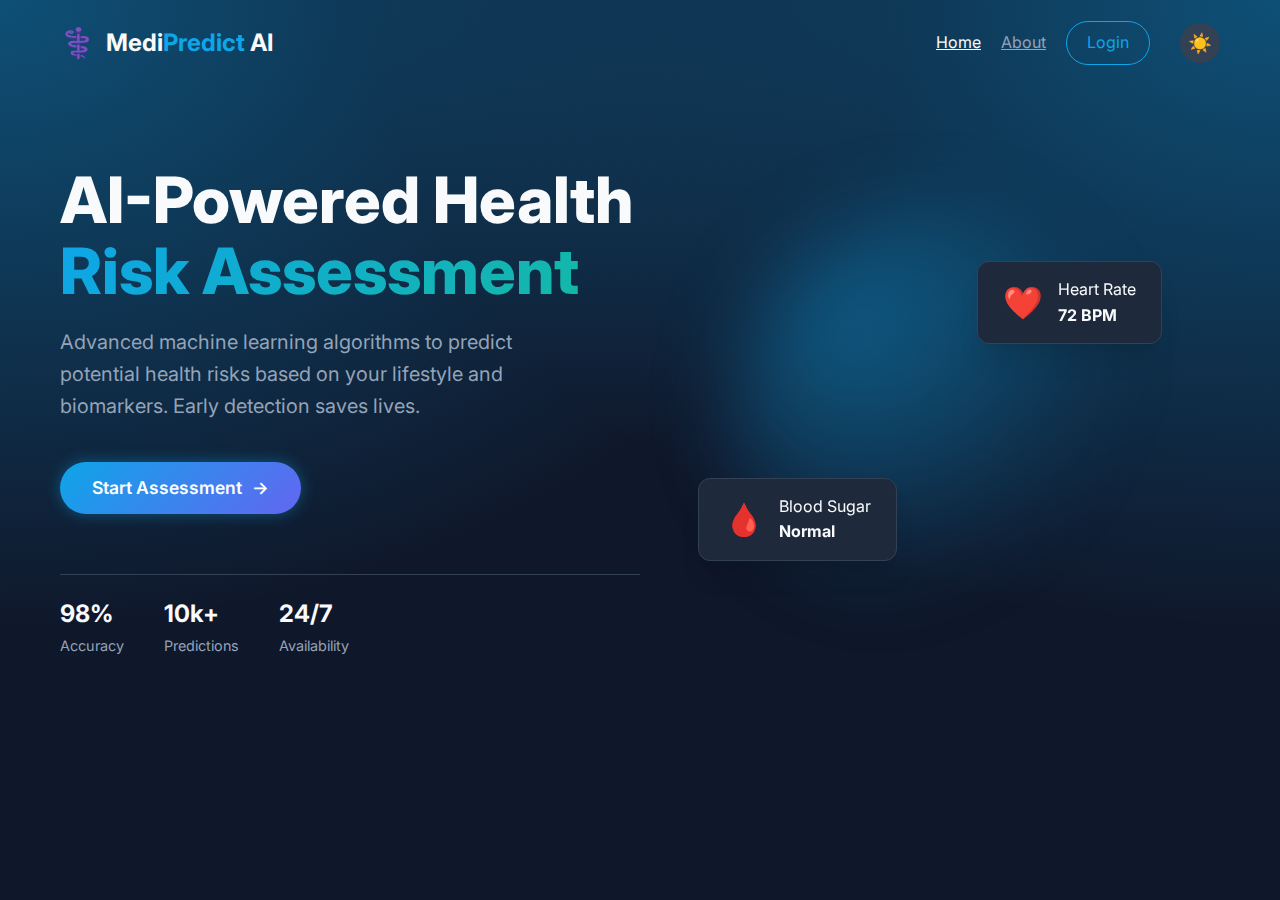
<file: index.html>
<!DOCTYPE html>
<html lang="en">

<head>
    <meta charset="UTF-8">
    <meta name="viewport" content="width=device-width, initial-scale=1.0">
    <title>AI Disease Risk Prediction</title>
    <link rel="stylesheet" href="style.css">
    <link rel="preconnect" href="https://fonts.googleapis.com">
    <link rel="preconnect" href="https://fonts.gstatic.com" crossorigin>
    <link href="https://fonts.googleapis.com/css2?family=Inter:wght@300;400;500;600;700&display=swap" rel="stylesheet">
</head>

<body>
    <div class="app-container">
        <header class="main-header">
            <div class="logo">
                <span class="logo-icon">⚕️</span>
                <span class="logo-text">Medi<span class="accent">Predict</span> AI</span>
            </div>
            <nav class="main-nav">
                <a href="index.html" class="nav-btn active">Home</a>
                <a href="about.html" class="nav-btn">About</a>
                <a href="login.html" class="btn-primary-outline" style="text-decoration: none;">Login</a>
                <button class="theme-toggle" id="theme-btn" aria-label="Toggle Theme">☀️</button>
            </nav>
        </header>

        <main id="main-content">
            <!-- Hero Section -->
            <section class="hero-section" id="hero">
                <div class="hero-content">
                    <h1>AI-Powered Health <br><span class="text-gradient">Risk Assessment</span></h1>
                    <p class="hero-subtitle">Advanced machine learning algorithms to predict potential health risks
                        based on your lifestyle and biomarkers. Early detection saves lives.</p>
                    <a href="assessment.html" class="btn-primary" style="text-decoration: none;">Start Assessment <span
                            class="arrow">→</span></a>

                    <div class="stats-container">
                        <div class="stat-item">
                            <span class="stat-value">98%</span>
                            <span class="stat-label">Accuracy</span>
                        </div>
                        <div class="stat-item">
                            <span class="stat-value">10k+</span>
                            <span class="stat-label">Predictions</span>
                        </div>
                        <div class="stat-item">
                            <span class="stat-value">24/7</span>
                            <span class="stat-label">Availability</span>
                        </div>
                    </div>
                </div>
                <div class="hero-visual">
                    <div class="visual-circle"></div>
                    <div class="floating-card glass-panel card-1">
                        <div class="card-icon">❤️</div>
                        <div class="card-text">Heart Rate<br><strong>72 BPM</strong></div>
                    </div>
                    <div class="floating-card glass-panel card-2">
                        <div class="card-icon">🩸</div>
                        <div class="card-text">Blood Sugar<br><strong>Normal</strong></div>
                    </div>
                </div>
            </section>
        </main>
    </div>
    <script src="script.js"></script>
</body>

</html>
</file>
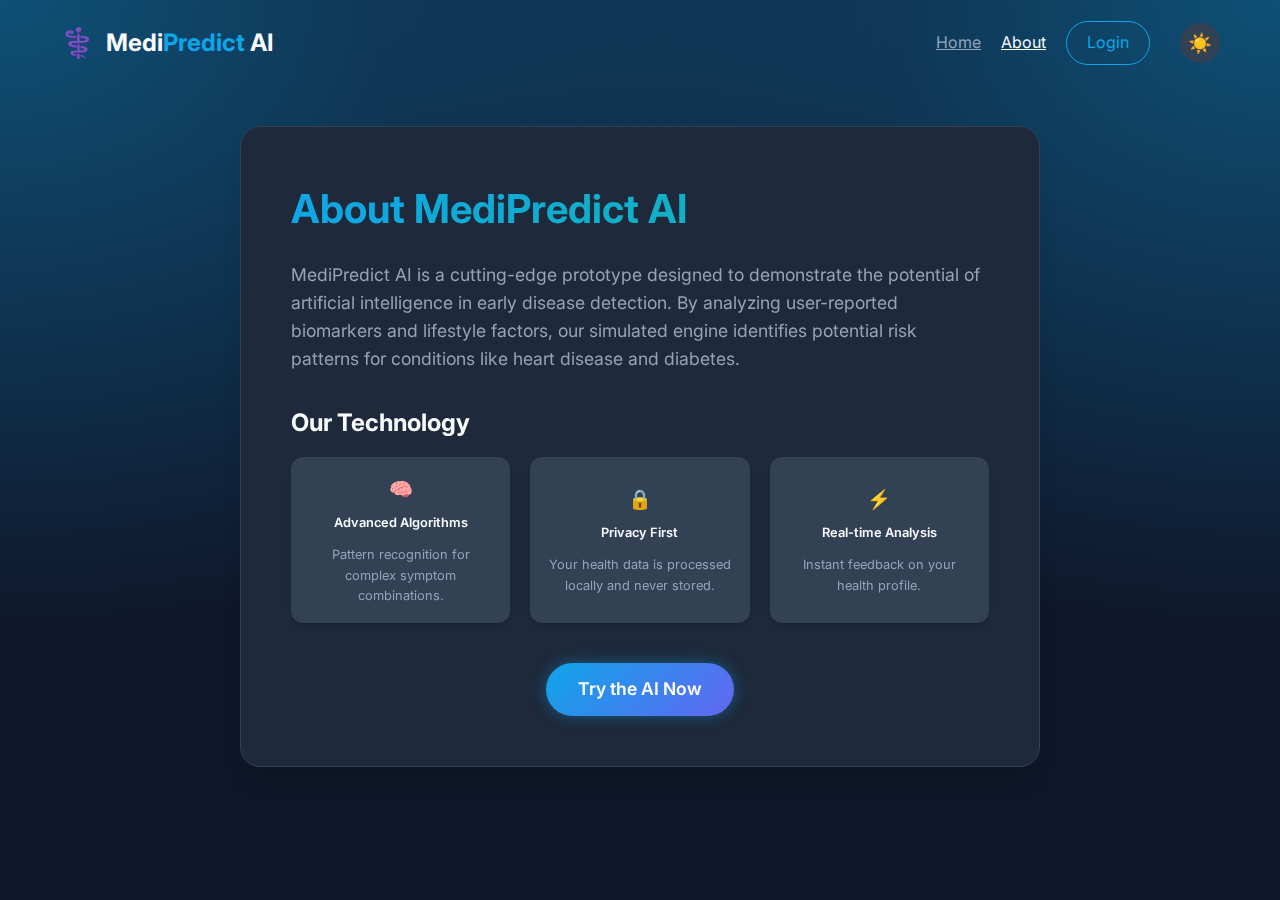
<file: about.html>
<!DOCTYPE html>
<html lang="en">

<head>
    <meta charset="UTF-8">
    <meta name="viewport" content="width=device-width, initial-scale=1.0">
    <title>About - MediPredict AI</title>
    <link rel="stylesheet" href="style.css">
    <link rel="preconnect" href="https://fonts.googleapis.com">
    <link rel="preconnect" href="https://fonts.gstatic.com" crossorigin>
    <link href="https://fonts.googleapis.com/css2?family=Inter:wght@300;400;500;600;700&display=swap" rel="stylesheet">
</head>

<body>
    <div class="app-container">
        <header class="main-header">
            <div class="logo">
                <a href="index.html"
                    style="text-decoration: none; color: inherit; display: flex; align-items: center; gap: 10px;">
                    <span class="logo-icon">⚕️</span>
                    <span class="logo-text">Medi<span class="accent">Predict</span> AI</span>
                </a>
            </div>
            <nav class="main-nav">
                <a href="index.html" class="nav-btn">Home</a>
                <a href="about.html" class="nav-btn active">About</a>
                <a href="login.html" class="btn-primary-outline" style="text-decoration: none;">Login</a>
                <button class="theme-toggle" id="theme-btn" aria-label="Toggle Theme">☀️</button>
            </nav>
        </header>

        <main>
            <section class="glass-panel"
                style="padding: 50px; border-radius: var(--radius-lg); max-width: 800px; margin: 0 auto;">
                <h1 class="text-gradient" style="font-size: 2.5rem; margin-bottom: 20px;">About MediPredict AI</h1>
                <p style="font-size: 1.1rem; color: var(--text-muted); margin-bottom: 30px;">
                    MediPredict AI is a cutting-edge prototype designed to demonstrate the potential of artificial
                    intelligence in early disease detection. By analyzing user-reported biomarkers and lifestyle
                    factors, our simulated engine identifies potential risk patterns for conditions like heart disease
                    and diabetes.
                </p>

                <h2 style="margin-bottom: 15px;">Our Technology</h2>
                <div
                    style="display: grid; grid-template-columns: repeat(auto-fit, minmax(200px, 1fr)); gap: 20px; margin-bottom: 40px;">
                    <div class="checkbox-card" style="cursor: default;">
                        <div class="card-content">
                            <div class="icon">🧠</div>
                            <div class="label">Advanced Algorithms</div>
                            <p style="font-size: 0.8rem; margin-top: 5px; color: var(--text-muted);">Pattern recognition
                                for complex symptom combinations.</p>
                        </div>
                    </div>
                    <div class="checkbox-card" style="cursor: default;">
                        <div class="card-content">
                            <div class="icon">🔒</div>
                            <div class="label">Privacy First</div>
                            <p style="font-size: 0.8rem; margin-top: 5px; color: var(--text-muted);">Your health data is
                                processed locally and never stored.</p>
                        </div>
                    </div>
                    <div class="checkbox-card" style="cursor: default;">
                        <div class="card-content">
                            <div class="icon">⚡</div>
                            <div class="label">Real-time Analysis</div>
                            <p style="font-size: 0.8rem; margin-top: 5px; color: var(--text-muted);">Instant feedback on
                                your health profile.</p>
                        </div>
                    </div>
                </div>

                <div style="text-align: center;">
                    <a href="assessment.html" class="btn-primary" style="text-decoration: none;">Try the AI Now</a>
                </div>
            </section>
        </main>
    </div>
    <script src="script.js"></script>
</body>

</html>
</file>
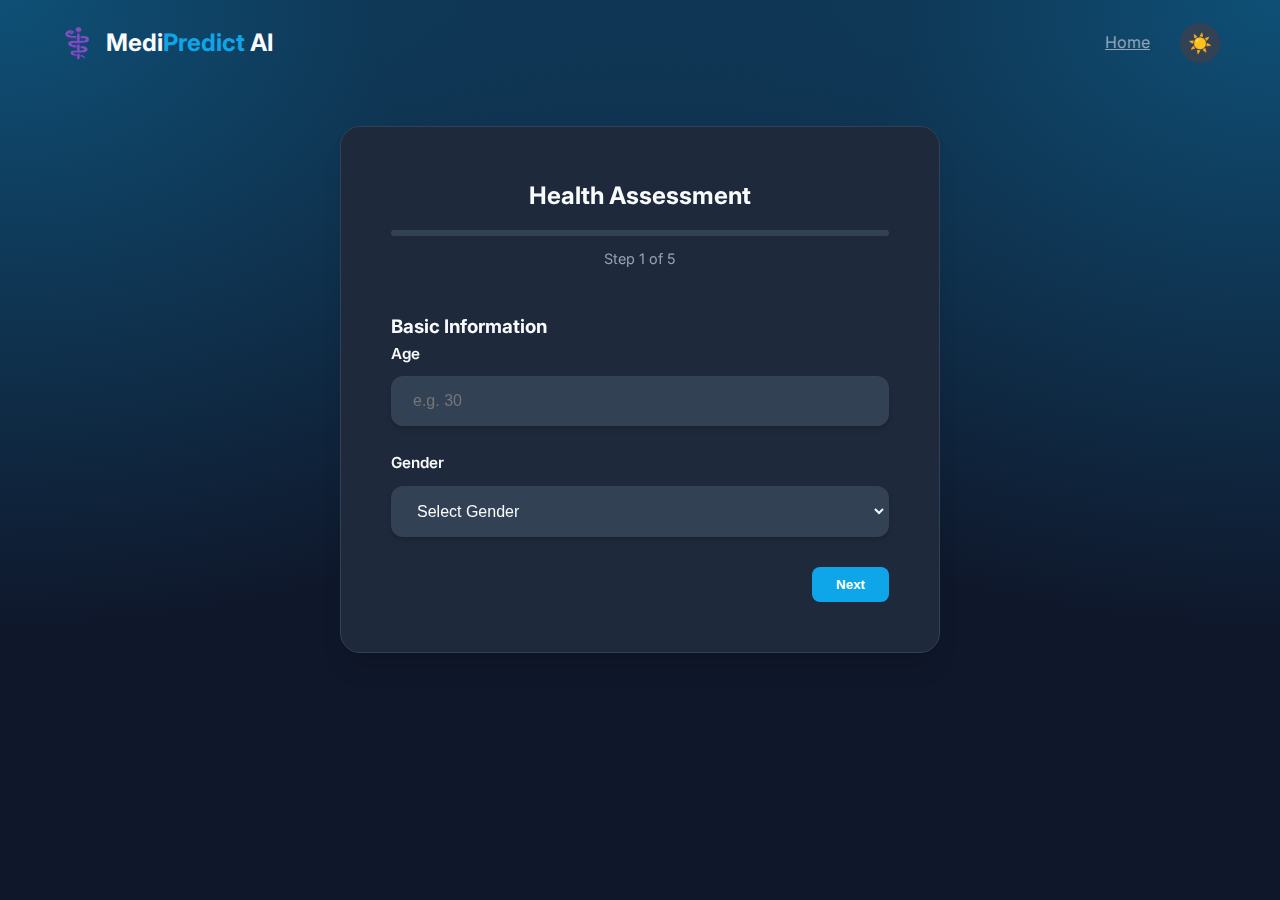
<file: assessment.html>
<!DOCTYPE html>
<html lang="en">

<head>
    <meta charset="UTF-8">
    <meta name="viewport" content="width=device-width, initial-scale=1.0">
    <title>Assessment - MediPredict AI</title>
    <link rel="stylesheet" href="style.css">
    <link rel="preconnect" href="https://fonts.googleapis.com">
    <link rel="preconnect" href="https://fonts.gstatic.com" crossorigin>
    <link href="https://fonts.googleapis.com/css2?family=Inter:wght@300;400;500;600;700&display=swap" rel="stylesheet">
</head>

<body>
    <div class="app-container">
        <header class="main-header">
            <div class="logo">
                <a href="index.html"
                    style="text-decoration: none; color: inherit; display: flex; align-items: center; gap: 10px;">
                    <span class="logo-icon">⚕️</span>
                    <span class="logo-text">Medi<span class="accent">Predict</span> AI</span>
                </a>
            </div>
            <nav class="main-nav">
                <a href="index.html" class="nav-btn">Home</a>
                <button class="theme-toggle" id="theme-btn" aria-label="Toggle Theme">☀️</button>
            </nav>
        </header>

        <main id="main-content">
            <!-- Assessment Container -->
            <section class="assessment-section" id="assessment">
                <div class="wizard-container glass-panel">
                    <div class="wizard-header">
                        <h2>Health Assessment</h2>
                        <div class="progress-bar">
                            <div class="progress-fill" style="width: 0%"></div>
                        </div>
                        <span class="step-indicator">Step 1 of 5</span>
                    </div>

                    <form id="assessment-form">
                        <!-- Step 1: Basic Info -->
                        <div class="form-step active" data-step="1">
                            <h3>Basic Information</h3>
                            <div class="form-group">
                                <label for="age">Age</label>
                                <input type="number" id="age" min="1" max="120" required placeholder="e.g. 30">
                            </div>
                            <div class="form-group">
                                <label for="gender">Gender</label>
                                <select id="gender" required>
                                    <option value="">Select Gender</option>
                                    <option value="male">Male</option>
                                    <option value="female">Female</option>
                                    <option value="other">Other</option>
                                </select>
                            </div>
                            <div class="form-actions">
                                <button type="button" class="btn-next">Next</button>
                            </div>
                        </div>

                        <!-- Step 2: Vitals -->
                        <div class="form-step" data-step="2">
                            <h3>Vitals & Measurements</h3>
                            <div class="form-group">
                                <label for="bmi">BMI (Body Mass Index)</label>
                                <input type="number" id="bmi" step="0.1" placeholder="e.g. 24.5">
                            </div>
                            <div class="form-group">
                                <label for="bp">Blood Pressure (Systolic)</label>
                                <input type="number" id="bp" placeholder="e.g. 120">
                            </div>
                            <div class="form-actions">
                                <button type="button" class="btn-prev">Back</button>
                                <button type="button" class="btn-next">Next</button>
                            </div>
                        </div>

                        <!-- Step 3: Medical History -->
                        <div class="form-step" data-step="3">
                            <h3>Medical History</h3>
                            <p style="margin-bottom: 15px; color: var(--text-muted); font-size: 0.9rem">Select any
                                conditions you or your immediate family have:</p>
                            <div class="history-grid">
                                <label class="checkbox-card">
                                    <input type="checkbox" name="history" value="diabetes">
                                    <div class="card-content">
                                        <div class="icon">🩸</div>
                                        <div class="label">Diabetes</div>
                                    </div>
                                </label>
                                <label class="checkbox-card">
                                    <input type="checkbox" name="history" value="heart_disease">
                                    <div class="card-content">
                                        <div class="icon">🫀</div>
                                        <div class="label">Heart Disease</div>
                                    </div>
                                </label>
                                <label class="checkbox-card">
                                    <input type="checkbox" name="history" value="hypertension">
                                    <div class="card-content">
                                        <div class="icon">🩺</div>
                                        <div class="label">Hypertension</div>
                                    </div>
                                </label>
                                <label class="checkbox-card">
                                    <input type="checkbox" name="history" value="asthma">
                                    <div class="card-content">
                                        <div class="icon">🫁</div>
                                        <div class="label">Asthma</div>
                                    </div>
                                </label>
                            </div>
                            <div class="form-actions">
                                <button type="button" class="btn-prev">Back</button>
                                <button type="button" class="btn-next">Next</button>
                            </div>
                        </div>

                        <!-- Step 4: Symptoms -->
                        <div class="form-step" data-step="4">
                            <h3>Current Symptoms</h3>
                            <p style="margin-bottom: 15px; color: var(--text-muted); font-size: 0.9rem">Select any
                                symptoms you are currently experiencing:</p>
                            <div class="symptom-grid">
                                <label class="checkbox-card">
                                    <input type="checkbox" name="symptom" value="chest_pain">
                                    <div class="card-content">
                                        <div class="icon">💔</div>
                                        <div class="label">Chest Pain</div>
                                    </div>
                                </label>
                                <label class="checkbox-card">
                                    <input type="checkbox" name="symptom" value="shortness_of_breath">
                                    <div class="card-content">
                                        <div class="icon">😮‍💨</div>
                                        <div class="label">Shortness of Breath</div>
                                    </div>
                                </label>
                                <label class="checkbox-card">
                                    <input type="checkbox" name="symptom" value="thirst">
                                    <div class="card-content">
                                        <div class="icon">🥤</div>
                                        <div class="label">Excessive Thirst</div>
                                    </div>
                                </label>
                                <label class="checkbox-card">
                                    <input type="checkbox" name="symptom" value="urination">
                                    <div class="card-content">
                                        <div class="icon">🚽</div>
                                        <div class="label">Frequent Urination</div>
                                    </div>
                                </label>
                                <label class="checkbox-card">
                                    <input type="checkbox" name="symptom" value="fatigue">
                                    <div class="card-content">
                                        <div class="icon">😴</div>
                                        <div class="label">Fatigue</div>
                                    </div>
                                </label>
                                <label class="checkbox-card">
                                    <input type="checkbox" name="symptom" value="dizziness">
                                    <div class="card-content">
                                        <div class="icon">😵</div>
                                        <div class="label">Dizziness</div>
                                    </div>
                                </label>
                            </div>
                            <div class="form-actions">
                                <button type="button" class="btn-prev">Back</button>
                                <button type="button" class="btn-next">Next</button>
                            </div>
                        </div>

                        <!-- Step 5: Lifestyle -->
                        <div class="form-step" data-step="5">
                            <h3>Lifestyle Factors</h3>

                            <div class="form-group">
                                <label style="margin-bottom: 12px; display: block;">Do you smoke?</label>
                                <div style="display: grid; grid-template-columns: 1fr 1fr; gap: 15px;">
                                    <label class="checkbox-card">
                                        <input type="radio" name="smoke" value="yes">
                                        <div class="card-content">
                                            <div class="icon">🚬</div>
                                            <div class="label">Yes</div>
                                        </div>
                                    </label>
                                    <label class="checkbox-card">
                                        <input type="radio" name="smoke" value="no" checked>
                                        <div class="card-content">
                                            <div class="icon">🚭</div>
                                            <div class="label">No</div>
                                        </div>
                                    </label>
                                </div>
                            </div>

                            <div class="form-group">
                                <label style="margin-bottom: 12px; display: block;">Activity Level</label>
                                <div style="display: grid; grid-template-columns: 1fr 1fr 1fr; gap: 10px;">
                                    <label class="checkbox-card">
                                        <input type="radio" name="activity" value="sedentary">
                                        <div class="card-content">
                                            <div class="icon">🪑</div>
                                            <div class="label">Sedentary</div>
                                        </div>
                                    </label>
                                    <label class="checkbox-card">
                                        <input type="radio" name="activity" value="moderate" checked>
                                        <div class="card-content">
                                            <div class="icon">🚶</div>
                                            <div class="label">Moderate</div>
                                        </div>
                                    </label>
                                    <label class="checkbox-card">
                                        <input type="radio" name="activity" value="active">
                                        <div class="card-content">
                                            <div class="icon">🏃</div>
                                            <div class="label">Active</div>
                                        </div>
                                    </label>
                                </div>
                            </div>

                            <div class="form-actions">
                                <button type="button" class="btn-prev">Back</button>
                                <button type="submit" class="btn-primary">Analyze Risk</button>
                            </div>
                        </div>
                    </form>
                </div>
            </section>

            <!-- Results Section (Hidden initially) -->
            <section class="results-section hidden" id="results">
                <div class="results-card glass-panel" style="max-width: 900px; padding: 40px;">
                    <div
                        style="display: grid; grid-template-columns: 1fr 1.2fr; gap: 50px; text-align: left; align-items: start;">
                        <!-- Left Column: Score & Markers -->
                        <div style="text-align: center;">
                            <div class="score-ring-container">
                                <svg class="progress-ring" width="200" height="200">
                                    <circle class="progress-ring__circle-bg" stroke="var(--bg-input)" stroke-width="12"
                                        fill="transparent" r="90" cx="100" cy="100" />
                                    <circle class="progress-ring__circle" stroke="var(--primary)" stroke-width="12"
                                        fill="transparent" r="90" cx="100" cy="100" />
                                </svg>
                                <div class="score-display">
                                    <span class="score-value" id="risk-score">0</span>
                                    <span class="score-label">Risk Score</span>
                                </div>
                            </div>
                            <h2 id="risk-level">Calculating...</h2>
                            <p id="risk-description">Analyzing health profile...</p>

                            <!-- Positive Markers Container -->
                            <div style="margin-top: 30px; text-align: left;">
                                <h4
                                    style="margin-bottom: 10px; font-size: 0.9rem; color: var(--text-muted); text-transform: uppercase; letter-spacing: 0.5px;">
                                    Going Well</h4>
                                <div id="positive-markers" class="positive-markers">
                                    <!-- Populated by JS -->
                                </div>
                            </div>
                        </div>

                        <!-- Right Column: Insights & Action Plan -->
                        <div>
                            <!-- Insights Tabs/Bars -->
                            <div id="insights-container" style="margin-bottom: 30px;">
                                <h3 style="margin-bottom: 15px; font-size: 1.1rem;">Health Metrics</h3>
                                <div class="insight-bar-group" style="margin-bottom: 15px;">
                                    <div
                                        style="display: flex; justify-content: space-between; font-size: 0.9rem; margin-bottom: 5px;">
                                        <span>Cardiac Health</span>
                                        <span id="cardiac-score">--</span>
                                    </div>
                                    <div
                                        style="height: 8px; background: var(--bg-input); border-radius: 4px; overflow: hidden;">
                                        <div id="cardiac-bar"
                                            style="height: 100%; background: var(--secondary); width: 0%;"></div>
                                    </div>
                                </div>
                                <div class="insight-bar-group">
                                    <div
                                        style="display: flex; justify-content: space-between; font-size: 0.9rem; margin-bottom: 5px;">
                                        <span>Metabolic Health</span>
                                        <span id="metabolic-score">--</span>
                                    </div>
                                    <div
                                        style="height: 8px; background: var(--bg-input); border-radius: 4px; overflow: hidden;">
                                        <div id="metabolic-bar"
                                            style="height: 100%; background: var(--accent); width: 0%;"></div>
                                    </div>
                                </div>
                            </div>

                            <!-- Recommendations -->
                            <div class="recommendations" style="margin-bottom: 30px;">
                                <h3>Key Risks</h3>
                                <ul id="recommendation-list">
                                    <!-- Populated by JS -->
                                </ul>
                            </div>

                            <!-- Action Plan -->
                            <div class="action-plan">
                                <h3 style="margin-bottom: 20px;">Your Action Plan</h3>
                                <div id="action-timeline">
                                    <!-- Populated by JS -->
                                </div>
                            </div>
                        </div>
                    </div>

                    <button class="btn-secondary" id="restart-btn">Start New Assessment</button>
                    <a href="index.html" class="nav-btn"
                        style="display: inline-block; margin-top: 20px; text-decoration: none;">Back to Home</a>
                </div>
            </section>
        </main>
    </div>
    <script src="script.js"></script>
</body>

</html>
</file>
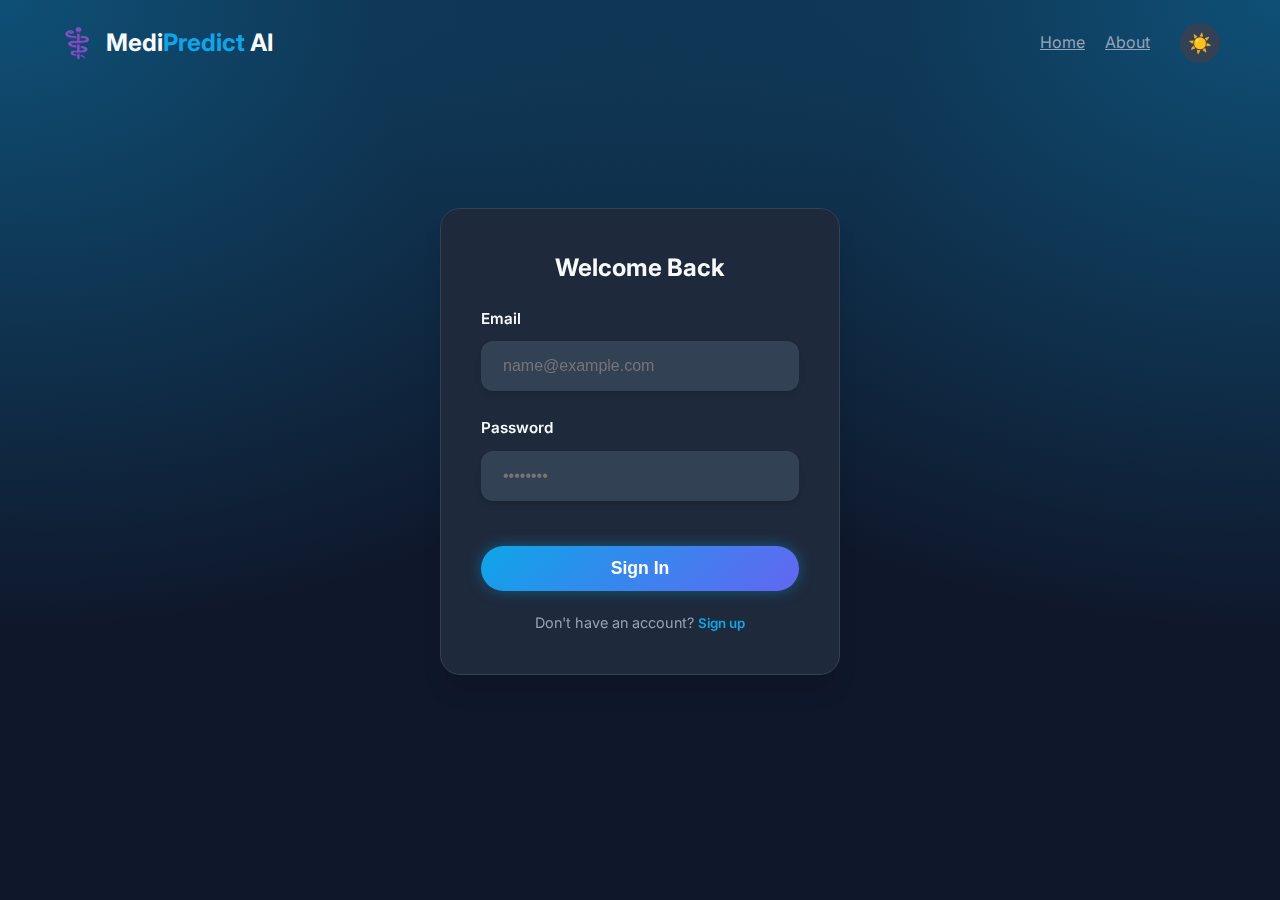
<file: login.html>
<!DOCTYPE html>
<html lang="en">

<head>
    <meta charset="UTF-8">
    <meta name="viewport" content="width=device-width, initial-scale=1.0">
    <title>Login - MediPredict AI</title>
    <link rel="stylesheet" href="style.css">
    <link rel="preconnect" href="https://fonts.googleapis.com">
    <link rel="preconnect" href="https://fonts.gstatic.com" crossorigin>
    <link href="https://fonts.googleapis.com/css2?family=Inter:wght@300;400;500;600;700&display=swap" rel="stylesheet">
</head>

<body>
    <div class="app-container">
        <header class="main-header">
            <div class="logo">
                <a href="index.html"
                    style="text-decoration: none; color: inherit; display: flex; align-items: center; gap: 10px;">
                    <span class="logo-icon">⚕️</span>
                    <span class="logo-text">Medi<span class="accent">Predict</span> AI</span>
                </a>
            </div>
            <nav class="main-nav">
                <a href="index.html" class="nav-btn">Home</a>
                <a href="about.html" class="nav-btn">About</a>
                <button class="theme-toggle" id="theme-btn" aria-label="Toggle Theme">☀️</button>
            </nav>
        </header>

        <main style="display: flex; justify-content: center; align-items: center; min-height: 70vh;">
            <div class="glass-panel"
                style="padding: 40px; width: 100%; max-width: 400px; border-radius: var(--radius-lg);">
                <h2 style="text-align: center; margin-bottom: 20px;" id="auth-title">Welcome Back</h2>
                <form id="login-form">
                    <div class="form-group hidden" id="name-group">
                        <label for="name">Full Name</label>
                        <input type="text" id="name" placeholder="John Doe">
                    </div>
                    <div class="form-group">
                        <label for="email">Email</label>
                        <input type="email" id="email" placeholder="name@example.com" required>
                    </div>
                    <div class="form-group">
                        <label for="password">Password</label>
                        <input type="password" id="password" placeholder="••••••••" required>
                    </div>
                    <button type="submit" class="btn-primary"
                        style="width: 100%; justify-content: center; margin-top: 20px;" id="auth-submit-btn">
                        Sign In
                    </button>
                </form>
                <div style="text-align: center; margin-top: 20px; font-size: 0.9rem; color: var(--text-muted);">
                    <span id="auth-switch-text">Don't have an account?</span>
                    <button id="auth-toggle-btn"
                        style="background:none; border:none; color:var(--primary); cursor:pointer; font-weight:600; font-family:inherit;">Sign
                        up</button>
                </div>
            </div>
        </main>
    </div>
    <script src="script.js"></script>
</body>

</html>
</file>
<file: style.css>
:root {
    /* Color Palette - Medical / Tech Theme */
    --primary: #0ea5e9;
    /* Sky Blue */
    --primary-dark: #0284c7;
    --primary-glow: rgba(14, 165, 233, 0.4);

    --secondary: #6366f1;
    /* Indigo */
    --accent: #14b8a6;
    /* Teal */

    --bg-dark: #0f172a;
    /* Slate 900 */
    --bg-card: #1e293b;
    /* Slate 800 */
    --bg-input: #334155;
    /* Slate 700 */

    --text-main: #f8fafc;
    --text-muted: #94a3b8;

    --success: #22c55e;
    --warning: #f59e0b;
    --danger: #ef4444;

    /* Spacing & Layout */
    --radius-sm: 8px;
    --radius-md: 12px;
    --radius-lg: 20px;
    --radius-full: 9999px;

    --font-heading: 'Inter', sans-serif;
    --font-body: 'Inter', sans-serif;

    --shadow-sm: 0 4px 6px -1px rgba(0, 0, 0, 0.1), 0 2px 4px -1px rgba(0, 0, 0, 0.06);
    --shadow-md: 0 10px 15px -3px rgba(0, 0, 0, 0.1), 0 4px 6px -2px rgba(0, 0, 0, 0.05);
    --shadow-lg: 0 20px 25px -5px rgba(0, 0, 0, 0.1), 0 10px 10px -5px rgba(0, 0, 0, 0.04);
}

[data-theme="light"] {
    --bg-dark: #f8fafc;
    /* Slate 50 */
    --bg-card: #ffffff;
    --bg-input: #e2e8f0;
    /* Slate 200 */
    --text-main: #1e293b;
    /* Slate 800 */
    --text-muted: #64748b;
    /* Slate 500 */
    --primary-glow: rgba(14, 165, 233, 0.15);
}

* {
    margin: 0;
    padding: 0;
    box-sizing: border-box;
    transition: background-color 0.3s ease, color 0.3s ease, border-color 0.3s ease;
}

body {
    font-family: var(--font-body);
    background-color: var(--bg-dark);
    color: var(--text-main);
    line-height: 1.6;
    min-height: 100vh;
    overflow-x: hidden;
    background-image:
        radial-gradient(at 0% 0%, var(--primary-glow) 0px, transparent 50%),
        radial-gradient(at 100% 0%, var(--primary-glow) 0px, transparent 50%);
}

/* Enhanced Glassmorphism */
.glass-panel {
    background: var(--bg-card);
    backdrop-filter: blur(12px);
    -webkit-backdrop-filter: blur(12px);
    border: 1px solid var(--bg-input);
    box-shadow: var(--shadow-lg);
}

/* Utilities */
.hidden {
    display: none !important;
}

.text-gradient {
    background: linear-gradient(135deg, var(--primary) 0%, var(--accent) 100%);
    -webkit-background-clip: text;
    -webkit-text-fill-color: transparent;
    background-clip: text;
}

/* App Container */
.app-container {
    max-width: 1200px;
    margin: 0 auto;
    padding: 0 20px;
}

/* Header */
.main-header {
    display: flex;
    justify-content: space-between;
    align-items: center;
    padding: 20px 0;
    margin-bottom: 40px;
}

.logo {
    display: flex;
    align-items: center;
    gap: 10px;
    font-size: 1.5rem;
    font-weight: 700;
}

.logo-icon {
    font-size: 1.8rem;
}

.logo-text .accent {
    color: var(--primary);
}

.main-nav {
    display: flex;
    gap: 20px;
    align-items: center;
}

.nav-btn {
    background: none;
    border: none;
    color: var(--text-muted);
    font-size: 1rem;
    cursor: pointer;
    transition: color 0.3s;
}

.nav-btn:hover,
.nav-btn.active {
    color: var(--text-main);
}

.theme-toggle {
    background: var(--bg-input);
    border: none;
    color: var(--text-main);
    width: 40px;
    height: 40px;
    border-radius: 50%;
    cursor: pointer;
    display: flex;
    align-items: center;
    justify-content: center;
    font-size: 1.2rem;
    transition: all 0.3s ease;
    margin-left: 10px;
}

.theme-toggle:hover {
    background: var(--primary);
    color: white;
    transform: rotate(15deg);
}

.btn-primary-outline {
    background: transparent;
    border: 1px solid var(--primary);
    color: var(--primary);
    padding: 8px 20px;
    border-radius: var(--radius-full);
    cursor: pointer;
    transition: all 0.3s;
}

/* Checkbox & Grid Styles for Symptoms */
.history-grid,
.symptom-grid {
    display: grid;
    grid-template-columns: repeat(auto-fill, minmax(110px, 1fr));
    /* Compact grid */
    gap: 12px;
    margin-top: 10px;
}

.checkbox-card {
    position: relative;
    cursor: pointer;
}

.checkbox-card input {
    position: absolute;
    opacity: 0;
    cursor: pointer;
    height: 0;
    width: 0;
}

.checkbox-card .card-content {
    background: var(--bg-input);
    padding: 12px 8px;
    /* Compact padding */
    border-radius: var(--radius-md);
    text-align: center;
    border: 2px solid transparent;
    transition: all 0.2s cubic-bezier(0.4, 0, 0.2, 1);
    height: 100%;
    display: flex;
    flex-direction: column;
    align-items: center;
    justify-content: center;
    gap: 6px;
    min-height: 90px;
}

.checkbox-card:hover .card-content {
    background: var(--bg-dark);
    border-color: var(--primary-glow);
    transform: translateY(-2px);
}

.checkbox-card input:checked~.card-content {
    background: var(--primary-glow);
    border-color: var(--primary);
    color: var(--primary);
    box-shadow: 0 4px 12px var(--primary-glow);
}

.checkbox-card .icon {
    font-size: 1.2rem;
    /* Smaller icon */
}

.checkbox-card .label {
    font-size: 0.8rem;
    font-weight: 600;
    line-height: 1.2;
}

/* Positive Markers */
.positive-markers {
    display: flex;
    flex-wrap: wrap;
    gap: 10px;
    margin-bottom: 25px;
}

.marker-pill {
    background: rgba(34, 197, 94, 0.15);
    /* Success glow */
    color: var(--success);
    padding: 6px 14px;
    border-radius: var(--radius-full);
    font-size: 0.85rem;
    font-weight: 600;
    display: inline-flex;
    align-items: center;
    gap: 6px;
    border: 1px solid rgba(34, 197, 94, 0.3);
}

/* Action Plan Timeline */
.action-plan {
    margin-top: 30px;
    border-top: 1px solid var(--bg-input);
    padding-top: 25px;
}

.timeline-item {
    display: flex;
    gap: 15px;
    margin-bottom: 20px;
    position: relative;
}

.timeline-item:not(:last-child)::after {
    content: '';
    position: absolute;
    top: 24px;
    left: 12px;
    bottom: -20px;
    width: 2px;
    background: var(--bg-input);
}

.timeline-icon {
    width: 26px;
    height: 26px;
    background: var(--primary);
    border-radius: 50%;
    display: flex;
    align-items: center;
    justify-content: center;
    font-size: 0.8rem;
    color: white;
    box-shadow: 0 0 10px var(--primary-glow);
    flex-shrink: 0;
    z-index: 1;
}

.timeline-content h4 {
    font-size: 0.95rem;
    margin-bottom: 4px;
    color: var(--text-main);
}

.timeline-content p {
    font-size: 0.85rem;
    color: var(--text-muted);
}

.btn-sm-action {
    background: var(--primary-glow);
    color: var(--primary);
    border: 1px solid var(--primary);
    padding: 4px 12px;
    border-radius: var(--radius-full);
    font-size: 0.75rem;
    cursor: pointer;
    margin-top: 8px;
    transition: all 0.2s;
}

.btn-sm-action:hover {
    background: var(--primary);
    color: white;
}

.btn-primary-outline:hover {
    background: var(--primary-glow);
    color: white;
}

/* Buttons */
.btn-primary {
    background: linear-gradient(135deg, var(--primary), var(--secondary));
    color: white;
    border: none;
    padding: 12px 32px;
    border-radius: var(--radius-full);
    font-size: 1.1rem;
    font-weight: 600;
    cursor: pointer;
    box-shadow: 0 0 15px var(--primary-glow);
    transition: transform 0.2s, box-shadow 0.2s;
    display: inline-flex;
    align-items: center;
    gap: 10px;
}

.btn-primary:hover {
    transform: translateY(-2px);
    box-shadow: 0 0 25px var(--primary-glow);
}

.btn-secondary {
    background: var(--bg-card);
    color: var(--text-main);
    border: 1px solid var(--bg-input);
    padding: 10px 24px;
    border-radius: var(--radius-full);
    cursor: pointer;
    font-weight: 500;
    transition: all 0.2s;
}

.btn-secondary:hover {
    border-color: var(--primary);
}

/* Hero Section */
.hero-section {
    display: flex;
    align-items: center;
    justify-content: space-between;
    min-height: 70vh;
    padding-bottom: 60px;
}

.hero-content {
    flex: 1;
    max-width: 600px;
}

.hero-content h1 {
    font-size: 4rem;
    line-height: 1.1;
    margin-bottom: 20px;
    font-weight: 800;
}

.hero-subtitle {
    font-size: 1.25rem;
    color: var(--text-muted);
    margin-bottom: 40px;
    max-width: 480px;
}

.stats-container {
    display: flex;
    gap: 40px;
    margin-top: 60px;
    padding-top: 20px;
    border-top: 1px solid var(--bg-input);
}

.stat-item {
    display: flex;
    flex-direction: column;
}

.stat-value {
    font-size: 1.5rem;
    font-weight: 700;
    color: var(--text-main);
}

.stat-label {
    font-size: 0.9rem;
    color: var(--text-muted);
}

.hero-visual {
    flex: 1;
    position: relative;
    height: 500px;
    display: flex;
    justify-content: center;
    align-items: center;
}

.visual-circle {
    width: 400px;
    height: 400px;
    border-radius: 50%;
    background: radial-gradient(circle at 30% 30%, var(--primary-glow), transparent 70%);
    filter: blur(40px);
    position: absolute;
    z-index: -1;
}

.floating-card {
    position: absolute;
    background: rgba(30, 41, 59, 0.8);
    backdrop-filter: blur(12px);
    padding: 15px 25px;
    border-radius: var(--radius-md);
    border: 1px solid var(--bg-input);
    display: flex;
    align-items: center;
    gap: 15px;
    box-shadow: 0 10px 30px rgba(0, 0, 0, 0.3);
    animation: float 6s ease-in-out infinite;
}

[data-theme="light"] {
    --bg-dark: #f0f4f8;
    /* Slate 50 */
    --bg-card: rgba(255, 255, 255, 0.7);
    /* More transparent for glass effect */
    --bg-input: #ffffff;
    --text-main: #1e293b;
    /* Slate 800 */
    --text-muted: #64748b;
    /* Slate 500 */
    --primary-glow: rgba(14, 165, 233, 0.15);

    /* Stronger shadows for light mode depth */
    --shadow-lg: 0 10px 40px -10px rgba(0, 0, 0, 0.1);
}

/* ... existing styles ... */

/* Enhanced Glassmorphism */
.glass-panel {
    background: var(--bg-card);
    backdrop-filter: blur(16px);
    -webkit-backdrop-filter: blur(16px);
    border: 1px solid var(--bg-input);
    box-shadow: var(--shadow-lg);
}

[data-theme="light"] .glass-panel {
    border-color: rgba(255, 255, 255, 0.5);
    box-shadow: 0 8px 32px rgba(31, 38, 135, 0.1);
}

.card-1 {
    top: 20%;
    right: 10%;
    animation-delay: 0s;
}

.card-2 {
    bottom: 20%;
    left: 10%;
    animation-delay: 3s;
}

.card-icon {
    font-size: 2rem;
}

@keyframes float {

    0%,
    100% {
        transform: translateY(0);
    }

    50% {
        transform: translateY(-20px);
    }
}

/* Form Styles (Wizard) */
/* Improved Wizard Styles */
.wizard-container {
    max-width: 600px;
    margin: 0 auto;
    padding: 50px;
    border-radius: var(--radius-lg);
    position: relative;
    overflow: hidden;
    /* For sliding animations */
    min-height: 500px;
    display: flex;
    flex-direction: column;
}

.wizard-header {
    margin-bottom: 40px;
    text-align: center;
    position: relative;
    z-index: 2;
}

.progress-bar {
    height: 6px;
    background: var(--bg-input);
    border-radius: var(--radius-full);
    margin: 15px 0 10px;
    overflow: hidden;
}

.progress-fill {
    height: 100%;
    background: var(--primary);
    transition: width 0.3s ease;
}

.step-indicator {
    font-size: 0.9rem;
    color: var(--text-muted);
}

.form-step {
    display: none;
    animation: slideInRight 0.5s cubic-bezier(0.23, 1, 0.32, 1) forwards;
}

.form-step.active {
    display: block;
}

.form-step.exiting {
    display: block;
    animation: slideOutLeft 0.5s cubic-bezier(0.23, 1, 0.32, 1) forwards;
    position: absolute;
    width: 100%;
    top: 130px;
    /* Adjust based on header height */
    left: 0;
    padding: 0 50px;
}

@keyframes slideInRight {
    from {
        opacity: 0;
        transform: translateX(50px);
    }

    to {
        opacity: 1;
        transform: translateX(0);
    }
}

@keyframes slideOutLeft {
    from {
        opacity: 1;
        transform: translateX(0);
    }

    to {
        opacity: 0;
        transform: translateX(-50px);
    }
}

.form-group {
    margin-bottom: 25px;
}

.form-group label {
    font-size: 0.95rem;
    font-weight: 600;
    margin-bottom: 10px;
    display: block;
    color: var(--text-main);
}

input,
select {
    width: 100%;
    padding: 14px 20px;
    background: var(--bg-input);
    border: 2px solid transparent;
    /* Prepare for focus state */
    border-radius: var(--radius-md);
    color: var(--text-main);
    font-size: 1rem;
    transition: all 0.2s ease;
    box-shadow: var(--shadow-sm);
}

input:focus,
select:focus {
    outline: none;
    border-color: var(--primary);
    background: var(--bg-card);
    box-shadow: 0 0 0 4px var(--primary-glow);
    transform: translateY(-1px);
}

/* Card Inputs (Checkbox/Radio) enhancements */
.checkbox-card .card-content {
    /* ... existing props ... */
    border-radius: var(--radius-md);
    border: 2px solid var(--bg-input);
    /* Explicit border by default */
    box-shadow: var(--shadow-sm);
    padding: 15px;
    text-align: center;
    transition: all 0.2s;
    height: 100%;
    display: flex;
    flex-direction: column;
    align-items: center;
    justify-content: center;
    gap: 10px;
}

[data-theme="light"] .checkbox-card .card-content {
    background: #ffffff;
}

.checkbox-card:hover .card-content {
    transform: translateY(-3px);
    box-shadow: var(--shadow-md);
    border-color: var(--primary);
}

.form-actions {
    display: flex;
    justify-content: space-between;
    margin-top: 30px;
}

.btn-next,
.btn-submit {
    margin-left: auto;
    background: var(--primary);
    color: white;
    border: none;
    padding: 10px 24px;
    border-radius: var(--radius-sm);
    cursor: pointer;
    font-weight: 600;
}

.btn-prev {
    background: transparent;
    color: var(--text-muted);
    border: 1px solid var(--bg-input);
    padding: 10px 24px;
    border-radius: var(--radius-sm);
    cursor: pointer;
}

/* Results Section */
.results-card {
    max-width: 600px;
    margin: 0 auto;
    background: var(--bg-card);
    padding: 50px;
    border-radius: var(--radius-lg);
    text-align: center;
    box-shadow: 0 20px 50px rgba(0, 0, 0, 0.5);
    animation: scaleIn 0.5s cubic-bezier(0.175, 0.885, 0.32, 1.275);
}

@keyframes scaleIn {
    from {
        opacity: 0;
        transform: scale(0.9);
    }

    to {
        opacity: 1;
        transform: scale(1);
    }
}

.score-ring-container {
    position: relative;
    width: 200px;
    height: 200px;
    margin: 0 auto 30px;
}

.progress-ring__circle {
    stroke-dasharray: 565.48;
    /* 2 * PI * r (90) */
    stroke-dashoffset: 565.48;
    transition: stroke-dashoffset 1.5s ease-out, stroke 0.5s;
    transform: rotate(-90deg);
    transform-origin: 50% 50%;
    stroke-linecap: round;
}

.score-display {
    position: absolute;
    top: 50%;
    left: 50%;
    transform: translate(-50%, -50%);
    display: flex;
    flex-direction: column;
    align-items: center;
}

.score-value {
    font-size: 3.5rem;
    font-weight: 800;
    line-height: 1;
}

.score-label {
    font-size: 0.9rem;
    color: var(--text-muted);
    text-transform: uppercase;
    letter-spacing: 1px;
    margin-top: 5px;
}

#risk-level {
    font-size: 2rem;
    margin-bottom: 10px;
    font-weight: 700;
}

#risk-description {
    color: var(--text-muted);
    margin-bottom: 30px;
}

.recommendations {
    margin-top: 30px;
    text-align: left;
    background: var(--bg-dark);
    padding: 25px;
    border-radius: var(--radius-md);
    border-left: 4px solid var(--primary);
}

.recommendations h3 {
    margin-bottom: 15px;
    font-size: 1.1rem;
    color: var(--text-main);
}

#recommendation-list {
    list-style: none;
    padding: 0;
}

#recommendation-list li {
    position: relative;
    padding-left: 25px;
    margin-bottom: 10px;
    color: var(--text-muted);
}

#recommendation-list li::before {
    content: "•";
    color: var(--primary);
    font-size: 1.5rem;
    position: absolute;
    left: 5px;
    top: -5px;
}

#restart-btn {
    margin-top: 30px;
    width: 100%;
    padding: 15px;
}
</file>
